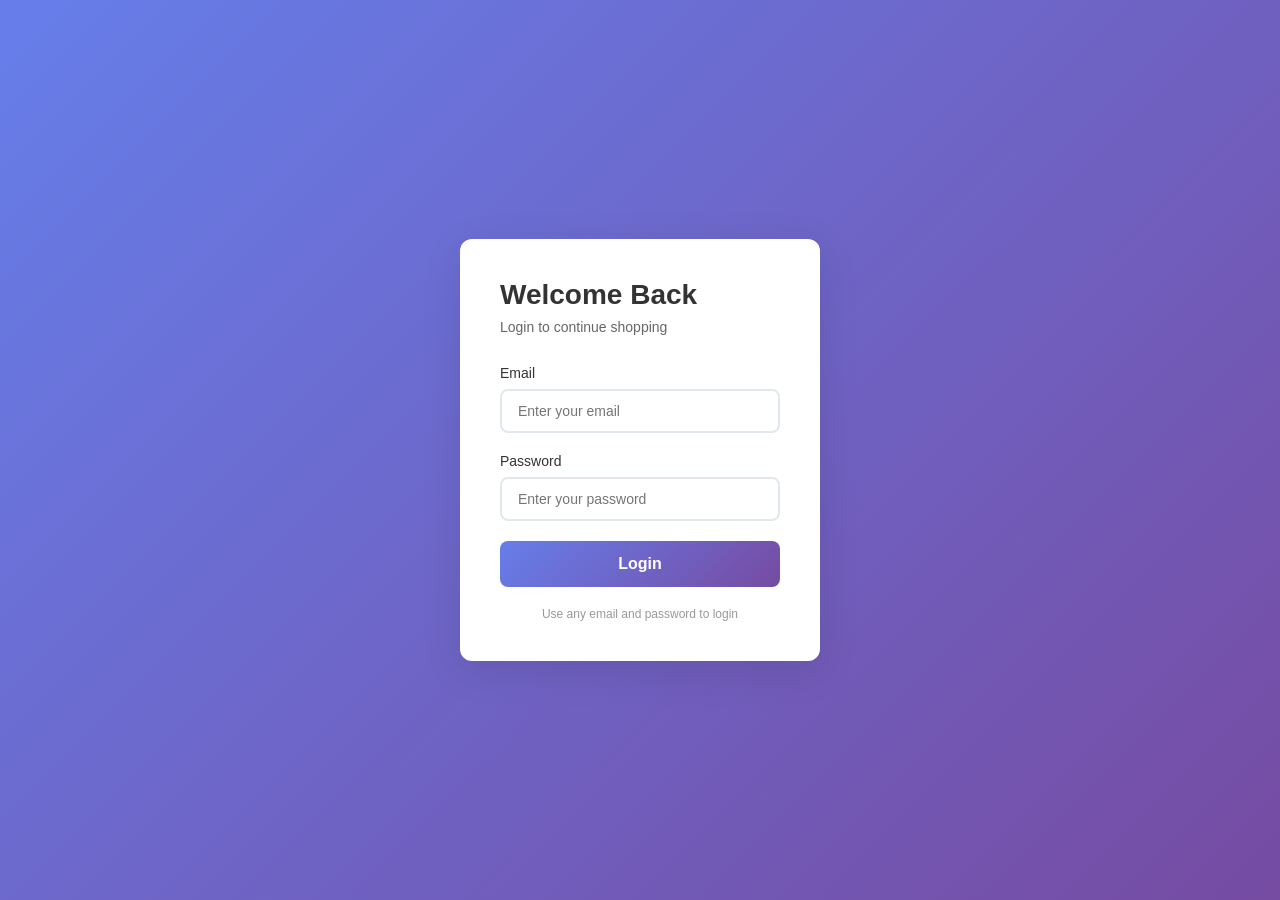
<file: index.html>
<!DOCTYPE html>
<html lang="en">
<head>
  <meta charset="UTF-8">
  <meta http-equiv="refresh" content="0; url=login/index.html">
  <script>
    window.location.href = "login/index.html";
  </script>
  <title>Redirecting...</title>
</head>
<body>
</body>
</html>
</file>
<file: cart/index.css>
* {
    margin: 0;
    padding: 0;
    box-sizing: border-box;
}

body {
    font-family: 'Segoe UI', system-ui, -apple-system, sans-serif;
    background: #f8f9fa;
    color: #333;
    min-height: 100vh;
    line-height: 1.6;
}

/* Navbar */
.navbar {
    background: white;
    box-shadow: 0 2px 15px rgba(0, 0, 0, 0.08);
    position: sticky;
    top: 0;
    z-index: 100;
}

.nav-container {
    max-width: 1200px;
    margin: 0 auto;
    padding: 16px 20px;
    display: flex;
    justify-content: space-between;
    align-items: center;
}

.logo {
    font-size: 24px;
    font-weight: 700;
    color: #2c3e50;
}

.nav-links {
    display: flex;
    gap: 30px;
}

.nav-links a {
    color: #666;
    text-decoration: none;
    font-weight: 500;
    transition: color 0.3s;
}

.nav-links a:hover,
.nav-links a.active {
    color: #2c3e50;
}

.badge {
    background: #e74c3c;
    color: white;
    padding: 2px 6px;
    border-radius: 10px;
    font-size: 12px;
    margin-left: 4px;
}

/* Container */
.container {
    max-width: 1200px;
    margin: 40px auto;
    padding: 0 20px;
    min-height: calc(100vh - 200px);
}

h1 {
    font-size: 32px;
    margin-bottom: 30px;
    color: #2c3e50;
    font-weight: 600;
}

.cart-content {
    display: grid;
    grid-template-columns: 1fr 350px;
    gap: 40px;
}

/* Cart Items Section */
.cart-items-section {
    background: white;
    border-radius: 12px;
    overflow: hidden;
    box-shadow: 0 5px 15px rgba(0, 0, 0, 0.05);
}

.cart-header {
    display: grid;
    grid-template-columns: 80px 1fr 100px 80px 60px;
    gap: 20px;
    padding: 20px;
    background: #f8f9fa;
    border-bottom: 1px solid #e9ecef;
    font-weight: 600;
    color: #6c757d;
    font-size: 14px;
}

.cart-items {
    display: flex;
    flex-direction: column;
}

.cart-item {
    display: grid;
    grid-template-columns: 80px 1fr 100px 80px 60px;
    gap: 20px;
    padding: 25px 20px;
    border-bottom: 1px solid #e9ecef;
    align-items: center;
    transition: background 0.2s;
}

.cart-item:hover {
    background: #f8f9fa;
}

.item-image {
    width: 60px;
    height: 60px;
    background: linear-gradient(135deg, #f8f9fa 0%, #e9ecef 100%);
    border-radius: 8px;
    display: flex;
    align-items: center;
    justify-content: center;
    font-size: 24px;
}

.item-details {
    display: flex;
    flex-direction: column;
}

.item-name {
    font-size: 16px;
    font-weight: 600;
    margin-bottom: 4px;
    color: #2c3e50;
}

.item-category {
    font-size: 14px;
    color: #6c757d;
}

.quantity-controls {
    display: flex;
    align-items: center;
    gap: 10px;
}

.quantity-btn {
    width: 30px;
    height: 30px;
    border: 1px solid #dee2e6;
    background: white;
    border-radius: 50%;
    display: flex;
    align-items: center;
    justify-content: center;
    cursor: pointer;
    transition: all 0.2s;
}

.quantity-btn:hover {
    background: #f8f9fa;
    border-color: #adb5bd;
}

.quantity {
    font-weight: 600;
    min-width: 30px;
    text-align: center;
}

.item-price {
    font-size: 16px;
    font-weight: 600;
    color: #2c3e50;
}

.btn-remove {
    background: none;
    border: none;
    color: #6c757d;
    cursor: pointer;
    padding: 8px;
    border-radius: 4px;
    transition: all 0.2s;
}

.btn-remove:hover {
    color: #e74c3c;
    background: #fff5f5;
}

.empty-cart {
    text-align: center;
    padding: 60px 20px;
}

.empty-cart-icon {
    font-size: 80px;
    margin-bottom: 20px;
    color: #dee2e6;
}

.empty-cart h2 {
    font-size: 24px;
    margin-bottom: 12px;
    color: #6c757d;
}

.empty-cart p {
    color: #adb5bd;
    margin-bottom: 24px;
}

.btn-shop {
    display: inline-block;
    padding: 12px 24px;
    background: #2c3e50;
    color: white;
    text-decoration: none;
    border-radius: 8px;
    font-weight: 600;
    transition: background 0.3s;
}

.btn-shop:hover {
    background: #1a252f;
}

/* Cart Summary */
.cart-summary {
    background: white;
    border-radius: 12px;
    overflow: hidden;
    box-shadow: 0 5px 15px rgba(0, 0, 0, 0.05);
    height: fit-content;
    position: sticky;
    top: 90px;
}

.summary-header {
    padding: 20px;
    background: #2c3e50;
    color: white;
}

.summary-header h2 {
    font-size: 18px;
    font-weight: 600;
}

.summary-content {
    padding: 20px;
}

.summary-row {
    display: flex;
    justify-content: space-between;
    margin-bottom: 16px;
    color: #495057;
}

.summary-divider {
    height: 1px;
    background: #e9ecef;
    margin: 20px 0;
}

.summary-row.total {
    font-size: 18px;
    font-weight: 700;
    color: #2c3e50;
}

.btn-checkout {
    width: 100%;
    padding: 16px;
    background: #2c3e50;
    color: white;
    border: none;
    border-radius: 8px;
    font-size: 16px;
    font-weight: 600;
    cursor: pointer;
    margin-top: 10px;
    transition: background 0.3s;
    display: flex;
    align-items: center;
    justify-content: center;
    gap: 8px;
}

.btn-checkout:hover {
    background: #1a252f;
}

.btn-checkout:disabled {
    opacity: 0.5;
    cursor: not-allowed;
}

/* Footer */
.footer {
    background: #2c3e50;
    color: white;
    text-align: center;
    padding: 30px 20px;
    margin-top: 80px;
}

@media (max-width: 968px) {
    .cart-content {
        grid-template-columns: 1fr;
        gap: 30px;
    }
    
    .cart-summary {
        position: static;
    }
    
    .cart-header {
        grid-template-columns: 60px 1fr 80px 70px 50px;
        gap: 15px;
        padding: 15px;
        font-size: 12px;
    }
    
    .cart-item {
        grid-template-columns: 60px 1fr 80px 70px 50px;
        gap: 15px;
        padding: 20px 15px;
    }
    
    .item-image {
        width: 50px;
        height: 50px;
        font-size: 20px;
    }
}

@media (max-width: 768px) {
    .nav-links {
        gap: 15px;
        font-size: 14px;
    }
    
    .cart-header {
        display: none;
    }
    
    .cart-item {
        grid-template-columns: 1fr;
        gap: 15px;
        text-align: center;
        padding: 20px;
    }
    
    .item-details {
        order: 1;
    }
    
    .quantity-controls {
        order: 2;
        justify-content: center;
    }
    
    .item-price {
        order: 3;
    }
    
    .btn-remove {
        order: 4;
    }
    
    .item-image {
        order: 0;
        margin: 0 auto;
    }
}
</file>
<file: home/index.css>
* {
    margin: 0;
    padding: 0;
    box-sizing: border-box;
}

body {
    font-family: -apple-system, BlinkMacSystemFont, 'Segoe UI', Roboto, Oxygen, Ubuntu, Cantarell, sans-serif;
    background: #f5f7fa;
    color: #333;
}

/* Navbar */
.navbar {
    background: white;
    box-shadow: 0 2px 10px rgba(0, 0, 0, 0.05);
    position: sticky;
    top: 0;
    z-index: 100;
}

.nav-container {
    max-width: 1200px;
    margin: 0 auto;
    padding: 16px 20px;
    display: flex;
    justify-content: space-between;
    align-items: center;
}

.logo {
    font-size: 24px;
    font-weight: 700;
    color: #667eea;
}

.nav-links {
    display: flex;
    gap: 30px;
}

.nav-links a {
    color: #666;
    text-decoration: none;
    font-weight: 500;
    transition: color 0.3s;
    position: relative;
}

.nav-links a:hover,
.nav-links a.active {
    color: #667eea;
}

.badge {
    background: #667eea;
    color: white;
    padding: 2px 6px;
    border-radius: 10px;
    font-size: 12px;
    margin-left: 4px;
}

/* Hero Section */
.hero {
    background: linear-gradient(135deg, #667eea 0%, #764ba2 100%);
    color: white;
    text-align: center;
    padding: 80px 20px;
}

.hero h1 {
    font-size: 48px;
    margin-bottom: 16px;
}

.hero p {
    font-size: 20px;
    margin-bottom: 30px;
    opacity: 0.9;
}

.btn-hero {
    display: inline-block;
    background: white;
    color: #667eea;
    padding: 14px 32px;
    border-radius: 8px;
    text-decoration: none;
    font-weight: 600;
    transition: transform 0.2s, box-shadow 0.2s;
}

.btn-hero:hover {
    transform: translateY(-2px);
    box-shadow: 0 8px 20px rgba(0, 0, 0, 0.2);
}

/* Container */
.container {
    max-width: 1200px;
    margin: 60px auto;
    padding: 0 20px;
}

h2 {
    font-size: 32px;
    margin-bottom: 30px;
    color: #333;
}

/* Product Grid */
.product-grid {
    display: grid;
    grid-template-columns: repeat(auto-fill, minmax(250px, 1fr));
    gap: 30px;
}

.product-card {
    background: white;
    border-radius: 12px;
    overflow: hidden;
    box-shadow: 0 4px 15px rgba(0, 0, 0, 0.08);
    transition: transform 0.3s, box-shadow 0.3s;
}

.product-card:hover {
    transform: translateY(-5px);
    box-shadow: 0 8px 25px rgba(0, 0, 0, 0.12);
}

.product-image {
    width: 100%;
    height: 200px;
    background: linear-gradient(135deg, #f5f7fa 0%, #c3cfe2 100%);
    display: flex;
    align-items: center;
    justify-content: center;
    font-size: 60px;
}

.product-info {
    padding: 20px;
}

.product-name {
    font-size: 18px;
    font-weight: 600;
    margin-bottom: 8px;
    color: #333;
}

.product-price {
    font-size: 24px;
    font-weight: 700;
    color: #667eea;
    margin-bottom: 16px;
}

.btn-add {
    width: 100%;
    padding: 12px;
    background: #667eea;
    color: white;
    border: none;
    border-radius: 8px;
    font-weight: 600;
    cursor: pointer;
    transition: background 0.3s;
}

.btn-add:hover {
    background: #5568d3;
}

/* Footer */
.footer {
    background: #333;
    color: white;
    text-align: center;
    padding: 30px 20px;
    margin-top: 80px;
}

@media (max-width: 768px) {
    .hero h1 {
        font-size: 32px;
    }
    
    .nav-links {
        gap: 15px;
        font-size: 14px;
    }
}
</file>
<file: login/index.css>
* {
    margin: 0;
    padding: 0;
    box-sizing: border-box;
}

body {
    font-family: -apple-system, BlinkMacSystemFont, 'Segoe UI', Roboto, Oxygen, Ubuntu, Cantarell, sans-serif;
    background: linear-gradient(135deg, #667eea 0%, #764ba2 100%);
    min-height: 100vh;
    display: flex;
    align-items: center;
    justify-content: center;
}
.container {
    width: 100%;
    max-width: 400px;
    padding: 20px;
}

.login-box {
    background: white;
    padding: 40px;
    border-radius: 12px;
    box-shadow: 0 10px 40px rgba(0, 0, 0, 0.1);
} 
h1 {
    color: #333;
    margin-bottom: 8px;
    font-size: 28px;
}

.subtitle {
    color: #666;
    margin-bottom: 30px;
    font-size: 14px;
}

.form-group {
    margin-bottom: 20px;
}

label {
    display: block;
    color: #333;
    font-weight: 500;
    margin-bottom: 8px;
    font-size: 14px;
}

input {
    width: 100%;
    padding: 12px 16px;
    border: 2px solid #e1e8ed;
    border-radius: 8px;
    font-size: 14px;
    transition: all 0.3s;
}

input:focus {
    outline: none;
    border-color: #667eea;
}

.btn-primary {
    width: 100%;
    padding: 14px;
    background: linear-gradient(135deg, #667eea 0%, #764ba2 100%);
    color: white;
    border: none;
    border-radius: 8px;
    font-size: 16px;
    font-weight: 600;
    cursor: pointer;
    transition: transform 0.2s, box-shadow 0.2s;
}

.btn-primary:hover {
    transform: translateY(-2px);
    box-shadow: 0 8px 20px rgba(102, 126, 234, 0.4);
}

.hint {
    text-align: center;
    color: #999;
    font-size: 12px;
    margin-top: 20px;
}
</file>
<file: profile/index.css>
* {
    margin: 0;
    padding: 0;
    box-sizing: border-box;
}

body {
    font-family: -apple-system, BlinkMacSystemFont, 'Segoe UI', Roboto, Oxygen, Ubuntu, Cantarell, sans-serif;
    background: #f5f7fa;
    color: #333;
    min-height: 100vh;
}

/* Navbar */
.navbar {
    background: white;
    box-shadow: 0 2px 10px rgba(0, 0, 0, 0.05);
    position: sticky;
    top: 0;
    z-index: 100;
}

.nav-container {
    max-width: 1200px;
    margin: 0 auto;
    padding: 16px 20px;
    display: flex;
    justify-content: space-between;
    align-items: center;
}

.logo {
    font-size: 24px;
    font-weight: 700;
    color: #667eea;
}

.nav-links {
    display: flex;
    gap: 30px;
}

.nav-links a {
    color: #666;
    text-decoration: none;
    font-weight: 500;
    transition: color 0.3s;
}

.nav-links a:hover,
.nav-links a.active {
    color: #667eea;
}

.badge {
    background: #667eea;
    color: white;
    padding: 2px 6px;
    border-radius: 10px;
    font-size: 12px;
    margin-left: 4px;
}

/* Container */
.container {
    max-width: 1200px;
    margin: 40px auto;
    padding: 0 20px;
    min-height: calc(100vh - 200px);
}

/* Profile Header */
.profile-header {
    background: white;
    padding: 40px;
    border-radius: 12px;
    box-shadow: 0 2px 10px rgba(0, 0, 0, 0.05);
    display: flex;
    align-items: center;
    gap: 24px;
    margin-bottom: 30px;
}

.avatar {
    width: 100px;
    height: 100px;
    background: linear-gradient(135deg, #667eea 0%, #764ba2 100%);
    border-radius: 50%;
    display: flex;
    align-items: center;
    justify-content: center;
    font-size: 50px;
    flex-shrink: 0;
}

.user-info {
    flex: 1;
}

.user-info h1 {
    font-size: 28px;
    margin-bottom: 8px;
    color: #333;
}

.user-info p {
    font-size: 16px;
    color: #666;
}

.btn-logout {
    padding: 12px 24px;
    background: #f56565;
    color: white;
    border: none;
    border-radius: 8px;
    font-weight: 600;
    cursor: pointer;
    transition: background 0.3s;
}

.btn-logout:hover {
    background: #e53e3e;
}

/* Profile Section */
.profile-section {
    background: white;
    padding: 30px;
    border-radius: 12px;
    box-shadow: 0 2px 10px rgba(0, 0, 0, 0.05);
}

.profile-section h2 {
    font-size: 24px;
    margin-bottom: 24px;
    color: #333;
}

/* Order List */
.order-list {
    display: flex;
    flex-direction: column;
    gap: 20px;
}

.order-card {
    padding: 20px;
    border: 2px solid #e1e8ed;
    border-radius: 8px;
    transition: border-color 0.3s;
}

.order-card:hover {
    border-color: #667eea;
}

.order-header {
    display: flex;
    justify-content: space-between;
    align-items: center;
    margin-bottom: 16px;
    padding-bottom: 12px;
    border-bottom: 1px solid #e1e8ed;
}

.order-id {
    font-weight: 600;
    color: #333;
}

.order-date {
    color: #666;
    font-size: 14px;
}

.order-items {
    margin-bottom: 12px;
}

.order-item {
    display: flex;
    align-items: center;
    gap: 12px;
    padding: 8px 0;
    color: #666;
}

.order-item-emoji {
    font-size: 24px;
}

.order-total {
    text-align: right;
    font-size: 18px;
    font-weight: 700;
    color: #667eea;
    margin-top: 12px;
    padding-top: 12px;
    border-top: 1px solid #e1e8ed;
}

.no-orders {
    text-align: center;
    padding: 60px 20px;
    color: #999;
}

.no-orders-icon {
    font-size: 60px;
    margin-bottom: 16px;
}

.no-orders p {
    font-size: 16px;
    margin-bottom: 20px;
}

.btn-shop {
    display: inline-block;
    padding: 12px 24px;
    background: #667eea;
    color: white;
    text-decoration: none;
    border-radius: 8px;
    font-weight: 600;
    transition: background 0.3s;
}

.btn-shop:hover {
    background: #5568d3;
}

/* Footer */
.footer {
    background: #333;
    color: white;
    text-align: center;
    padding: 30px 20px;
    margin-top: 80px;
}

@media (max-width: 768px) {
    .profile-header {
        flex-direction: column;
        text-align: center;
    }
    
    .order-header {
        flex-direction: column;
        gap: 8px;
        align-items: flex-start;
    }
    
    .nav-links {
        gap: 15px;
        font-size: 14px;
    }
}
</file>
<file: safae/index.css>
* {
    margin: 0;
    padding: 0;
    box-sizing: border-box;
}

body {
    font-family: -apple-system, BlinkMacSystemFont, 'Segoe UI', Roboto, Oxygen, Ubuntu, Cantarell, sans-serif;
    background: linear-gradient(135deg, #667eea 0%, #764ba2 100%);
    min-height: 100vh;
    display: flex;
    align-items: center;
    justify-content: center;
}
.container {
    width: 100%;
    max-width: 400px;
    padding: 20px;
}

.login-box {
    background: white;
    padding: 40px;
    border-radius: 12px;
    box-shadow: 0 10px 40px rgba(0, 0, 0, 0.1);
} 
h1 {
    color: #333;
    margin-bottom: 8px;
    font-size: 28px;
}

.subtitle {
    color: #666;
    margin-bottom: 30px;
    font-size: 14px;
}

.form-group {
    margin-bottom: 20px;
}

label {
    display: block;
    color: #333;
    font-weight: 500;
    margin-bottom: 8px;
    font-size: 14px;
}

input {
    width: 100%;
    padding: 12px 16px;
    border: 2px solid #e1e8ed;
    border-radius: 8px;
    font-size: 14px;
    transition: all 0.3s;
}

input:focus {
    outline: none;
    border-color: #667eea;
}

.btn-primary {
    width: 100%;
    padding: 14px;
    background: linear-gradient(135deg, #667eea 0%, #764ba2 100%);
    color: white;
    border: none;
    border-radius: 8px;
    font-size: 16px;
    font-weight: 600;
    cursor: pointer;
    transition: transform 0.2s, box-shadow 0.2s;
}

.btn-primary:hover {
    transform: translateY(-2px);
    box-shadow: 0 8px 20px rgba(102, 126, 234, 0.4);
}

.hint {
    text-align: center;
    color: #999;
    font-size: 12px;
    margin-top: 20px;
}
</file>
<file: shop/index.css>
* {
    margin: 0;
    padding: 0;
    box-sizing: border-box;
}

body {
    font-family: -apple-system, BlinkMacSystemFont, 'Segoe UI', Roboto, Oxygen, Ubuntu, Cantarell, sans-serif;
    background: #f5f7fa; /* Arrière-plan clair */
    color: #333; /* Texte foncé */
}

/* Navbar - same as home */
.navbar {
    background: white; /* Fond blanc */
    box-shadow: 0 2px 10px rgba(0, 0, 0, 0.05);
    position: sticky;
    top: 0;
    z-index: 100;
}

.nav-container {
    max-width: 1200px;
    margin: 0 auto;
    padding: 16px 20px;
    display: flex;
    justify-content: space-between;
    align-items: center;
}

.logo {
    font-size: 24px;
    font-weight: 700;
    color: #667eea; /* Bleu clair */
}

.nav-links {
    display: flex;
    gap: 30px;
}

.nav-links a {
    color: #666; /* Texte gris foncé */
    text-decoration: none;
    font-weight: 500;
    transition: color 0.3s;
}

.nav-links a:hover,
.nav-links a.active {
    color: #667eea; /* Bleu clair au survol */
}

.badge {
    background: #667eea; /* Bleu clair */
    color: white;
    padding: 2px 6px;
    border-radius: 10px;
    font-size: 12px;
    margin-left: 4px;
}

/* Container */
.container {
    max-width: 1200px;
    margin: 40px auto;
    padding: 0 20px;
}

h1 {
    font-size: 36px;
    margin-bottom: 8px;
    color: #333; /* Texte foncé */
}

.subtitle {
    font-size: 16px;
    color: #666; /* Texte gris foncé */
    margin-bottom: 40px;
}

/* Product Grid */
.product-grid {
    display: grid;
    grid-template-columns: repeat(auto-fill, minmax(250px, 1fr));
    gap: 30px;
    margin-bottom: 60px;
}

.product-card {
    background: white; /* Fond blanc */
    border-radius: 12px;
    overflow: hidden;
    box-shadow: 0 4px 15px rgba(0, 0, 0, 0.08);
    transition: transform 0.3s, box-shadow 0.3s;
}

.product-card:hover {
    transform: translateY(-5px);
    box-shadow: 0 8px 25px rgba(0, 0, 0, 0.12);
}

.product-image {
    width: 100%;
    height: 200px;
    background: linear-gradient(135deg, #f5f7fa 0%, #c3cfe2 100%); /* Dégradé clair */
    display: flex;
    align-items: center;
    justify-content: center;
    font-size: 60px;
}

.product-info {
    padding: 20px;
}

.product-name {
    font-size: 18px;
    font-weight: 600;
    margin-bottom: 8px;
    color: #333; /* Texte foncé */
}

.product-price {
    font-size: 24px;
    font-weight: 700;
    color: #667eea; /* Bleu clair */
    margin-bottom: 16px;
}

.btn-add {
    width: 100%;
    padding: 12px;
    background: #667eea; /* Bleu clair */
    color: white;
    border: none;
    border-radius: 8px;
    font-weight: 600;
    cursor: pointer;
    transition: background 0.3s;
}

.btn-add:hover {
    background: #5568d3; /* Bleu foncé au survol */
}

.btn-add.added {
    background: #48bb78; /* Vert */
}

/* Footer */
.footer {
    background: #333; /* Fond foncé */
    color: white;
    text-align: center;
    padding: 30px 20px;
    margin-top: 80px;
}

@media (max-width: 768px) {
    .nav-links {
        gap: 15px;
        font-size: 14px;
    }
    
    h1 {
        font-size: 28px;
    }
}
</file>
